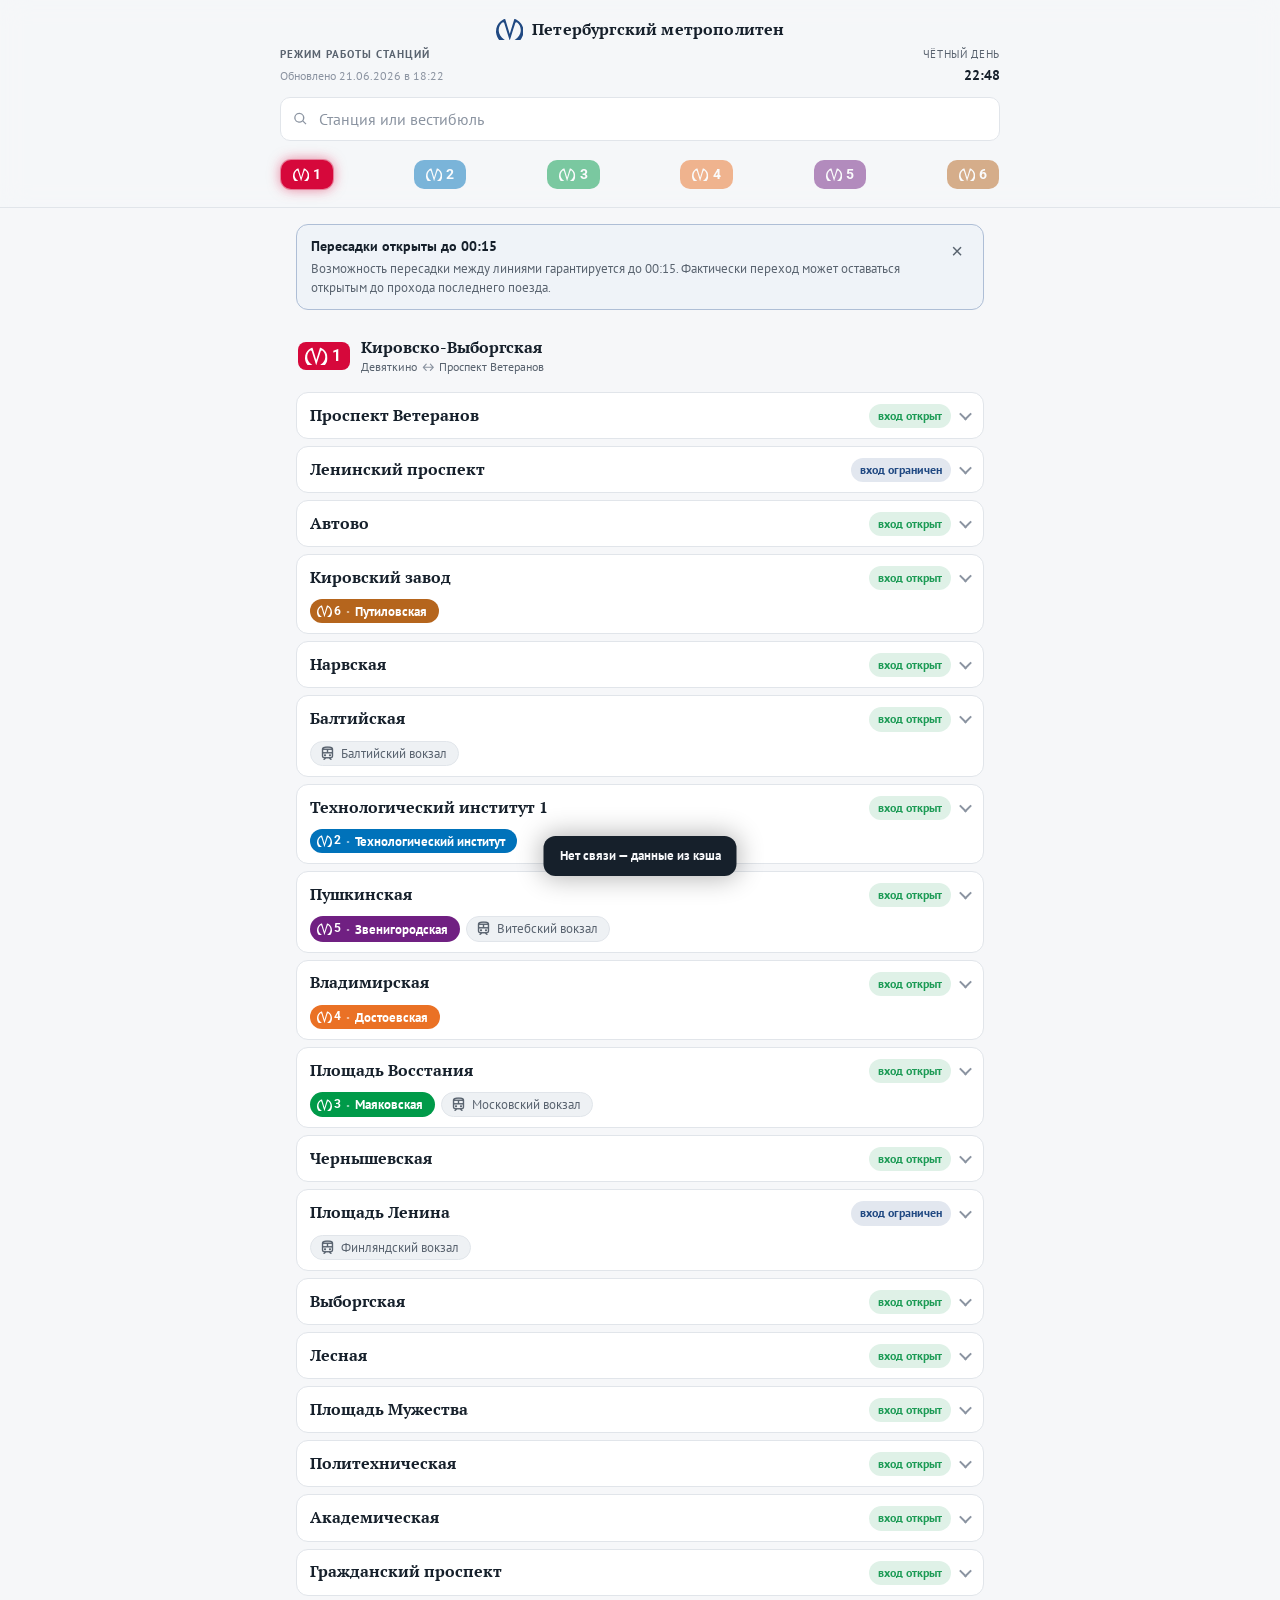
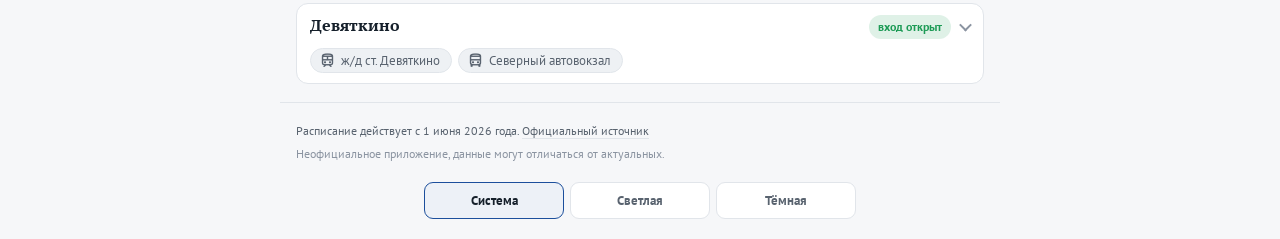
<file: index.html>
<!DOCTYPE html>
<html lang="ru" data-theme="system">
<head>
  <meta charset="UTF-8">
  <meta name="viewport" content="width=device-width, initial-scale=1, viewport-fit=cover">
  <meta name="theme-color" content="#ffffff" id="themeColor">
  <meta name="description" content="Время работы вестибюлей, первые и последние поезда Петербургского метрополитена. Работает офлайн.">
  <title>Петербургский метрополитен · режим станций</title>

  <link rel="manifest" href="manifest.webmanifest">
  <link rel="icon" type="image/png" sizes="32x32" href="icons/favicon-32.png">
  <link rel="apple-touch-icon" href="icons/apple-touch-icon.png">
  <meta name="apple-mobile-web-app-capable" content="yes">
  <meta name="apple-mobile-web-app-status-bar-style" content="black-translucent">
  <meta name="apple-mobile-web-app-title" content="Метро СПб">

  <link rel="preconnect" href="https://fonts.googleapis.com">
  <link rel="preconnect" href="https://fonts.gstatic.com" crossorigin>
  <link rel="stylesheet" href="https://fonts.googleapis.com/css2?family=PT+Sans:ital,wght@0,400;0,700;1,400&family=PT+Serif:wght@400;700&family=Roboto:wght@700&display=swap">
  <!-- Иконки транспорта (Material Symbols), подгружается только нужный набор -->
  <link rel="stylesheet" href="https://fonts.googleapis.com/css2?family=Material+Symbols+Outlined:opsz,wght,FILL,GRAD@24,400,0,0&icon_names=directions_bus,train&display=block">

  <link rel="stylesheet" href="styles.css">
</head>
<body>
  <!-- Переиспользуемые векторные символы -->
  <svg width="0" height="0" style="position:absolute" aria-hidden="true">
    <!-- Официальный логотип Петербургского метрополитена (viewBox выровнен по контуру) -->
    <symbol id="metroM" viewBox="0 -460000 20000400 16000000">
      <path fill="currentColor" d="m6026765 2907127c-299804-1015676-1113594-904356-1.67e6 -431300-1370626 1266075-3155291 3923495-2013094 7.75e6 956578 3241739 4936901 5314839 4936901 5314839h-4.64e6s-2395828-2685264-2.61e6 -5843500c-271260-3993020 1327930-6511332 3183988-8153020 1741824-1544365 3398006-2003480 3398006-2003480l3387831 1.11e7 3387831-1.11e7s1656182 459116 3398006 2003480c1856058 1641687 3455248 4.16e6 3183988 8153020-214173 3158236-2.61e6 5843500-2.61e6 5843500h-4.64e6s3.98e6 -2073100 4936900-5314839c1142197-3826069-642468-6483489-2013094-7.75e6 -556826-473056-1370617-584376-1.67e6 431300-1027971 3241740-3973210 1.253e7 -3973210 1.253e7s-2945239-9291363-3973210-1.253e7z"/>
    </symbol>
    <!-- Стрелки направлений: рисуем вектором, чтобы не зависеть от шрифта -->
    <symbol id="icoArrowR" viewBox="0 0 24 24">
      <path d="M3 12h15M12 6l7 6-7 6" fill="none" stroke="currentColor" stroke-width="2.2" stroke-linecap="round" stroke-linejoin="round"/>
    </symbol>
    <symbol id="icoArrowLR" viewBox="0 0 24 24">
      <path d="M8 6l-5.5 6 5.5 6M16 6l5.5 6-5.5 6M3 12h18" fill="none" stroke="currentColor" stroke-width="2.2" stroke-linecap="round" stroke-linejoin="round"/>
    </symbol>
    <!-- Иконка круглосуточной работы (часы) -->
    <symbol id="icoClock" viewBox="0 0 24 24">
      <circle cx="12" cy="12" r="9" fill="none" stroke="currentColor" stroke-width="2"/>
      <path d="M12 7v5l3.5 2" fill="none" stroke="currentColor" stroke-width="2" stroke-linecap="round" stroke-linejoin="round"/>
    </symbol>
  </svg>

  <header class="topbar" id="topbar">
    <!-- Строка 1: логотип + название, по центру -->
    <div class="tb-brand">
      <svg class="tb-logo" viewBox="0 -460000 20000400 16000000"><use href="#metroM"/></svg>
      <span class="tb-brandname">Петербургский метрополитен</span>
    </div>
    <!-- Строка 2: режим работы и чётность дня -->
    <div class="tb-row">
      <span class="tb-mode">Режим работы станций</span>
      <span class="tb-parity" id="clockParity"></span>
    </div>
    <!-- Строка 3: время обновления данных и текущее время -->
    <div class="tb-row tb-row--minor">
      <span class="tb-upd" id="updStatus"></span>
      <span class="tb-clock" id="clockTime">--:--</span>
    </div>

    <nav class="tabs" id="tabs" role="tablist" hidden>
      <button class="tab" data-tab="stations" role="tab" aria-selected="true">Станции</button>
      <button class="tab" data-tab="route" role="tab" aria-selected="false">Маршрут</button>
    </nav>

    <div id="stationsBar">
      <div class="search">
        <input id="search" type="search" inputmode="search" autocomplete="off"
               placeholder="Станция или вестибюль" aria-label="Поиск станции">
        <button class="search__clear" id="searchClear" aria-label="Очистить" hidden>×</button>
      </div>
      <nav class="lines" id="lineFilter" aria-label="Линии"></nav>
    </div>

    <div id="routeBar" hidden>
      <div class="rb-row">
        <button class="rb-pick" id="pickFrom" type="button"><span class="rb-pick__lbl">Откуда</span><span class="rb-pick__val" id="fromVal">выберите станцию</span></button>
        <button class="rb-swap" id="swapBtn" type="button" aria-label="Поменять местами"><svg viewBox="0 0 24 24" aria-hidden="true"><path d="M7 4v13M7 4l-3 3M7 4l3 3M17 20V7M17 20l3-3M17 20l-3-3" fill="none" stroke="currentColor" stroke-width="2" stroke-linecap="round" stroke-linejoin="round"/></svg></button>
        <button class="rb-pick" id="pickTo" type="button"><span class="rb-pick__lbl">Куда</span><span class="rb-pick__val" id="toVal">выберите станцию</span></button>
      </div>
      <div class="rb-times">
        <label class="rb-time">Перегон <input id="segTime" type="number" min="1" max="20" step="1" value="3" inputmode="numeric"> мин</label>
        <label class="rb-time">Пересадка <input id="xferTime" type="number" min="1" max="20" step="1" value="3" inputmode="numeric"> мин</label>
        <button class="rb-clear" id="routeClear" type="button">Сброс</button>
      </div>
    </div>
  </header>

  <main id="list" class="list" aria-live="polite" aria-busy="true">
    <div class="loader" id="loader">
      <span class="loader__spin" aria-hidden="true"></span>
      <span class="loader__text">Загрузка расписания…</span>
    </div>
  </main>

  <!-- Свёрнутые объявления (пересадки, праздники) -->
  <section class="minis" id="minis" aria-label="Объявления"></section>

  <footer class="foot" id="foot"></footer>

  <!-- Вкладка «Маршрут»: карта метро + планировщик -->
  <section id="routeView" hidden>
    <div class="route-itin" id="routeItin"></div>
    <div class="map-wrap">
      <div class="map-zoom">
        <button id="zoomIn" type="button" aria-label="Приблизить">+</button>
        <button id="zoomOut" type="button" aria-label="Отдалить">−</button>
        <button id="zoomFit" type="button" aria-label="По размеру">⤢</button>
      </div>
      <div class="map-scroll" id="mapScroll"></div>
    </div>
    <!-- модальный выбор станции -->
    <div class="picker" id="picker" hidden>
      <div class="picker__box">
        <div class="picker__head">
          <span id="pickerTitle">Откуда</span>
          <button class="picker__close" id="pickerClose" aria-label="Закрыть">×</button>
        </div>
        <input class="picker__search" id="pickerSearch" type="search" placeholder="Введите станцию" autocomplete="off">
        <div class="picker__list" id="pickerList"></div>
      </div>
    </div>
  </section>

  <div class="theme" role="group" aria-label="Тема оформления">
    <button class="theme__btn" data-theme-set="system">Система</button>
    <button class="theme__btn" data-theme-set="light">Светлая</button>
    <button class="theme__btn" data-theme-set="dark">Тёмная</button>
  </div>

  <div class="toast" id="toast" role="status" aria-live="polite" hidden></div>

  <script type="module" src="app.js"></script>
</body>
</html>
</file>
<file: styles.css>
/* ════════════════════════ Темы и токены ════════════════════════ */
:root {
  --bg: #f6f7f9; --surface: #ffffff; --surface-2: #eef1f4; --hair: #e1e5ea;
  --text: #16202b; --muted: #59636f; --muted-2: #8b94a1;
  --metro-blue: #204982; --accent: #1c4f9c; --shut: #7c8694;
  /* Цвета статуса движения (точечно ярче в тёмной теме) */
  --mv-gone: #d2304a; --mv-soon: #b9780c; --mv-ok: #1d9b56;
  --shadow: 0 1px 2px rgba(20,30,45,.06), 0 1px 1px rgba(20,30,45,.04);

  --serif: "PT Serif", Georgia, "Times New Roman", serif;
  --sans: "PT Sans", -apple-system, BlinkMacSystemFont, "Segoe UI", Roboto, Arial, sans-serif;
  --mono: "Roboto", var(--sans);
  --r: 12px; --pad: 16px; --maxw: 720px;
  --safe-t: env(safe-area-inset-top, 0px); --safe-b: env(safe-area-inset-bottom, 0px);
  font-synthesis-weight: none; -webkit-text-size-adjust: 100%;
}
@media (prefers-color-scheme: dark) {
  :root:not([data-theme="light"]) {
    --bg: #06080b; --surface: #0e1218; --surface-2: #161d27; --hair: #242c38;
    --text: #eef2f7; --muted: #93a0b4; --muted-2: #707d90;
    --metro-blue: #6f9eea; --accent: #8fb0ff; --shut: #7a8090;
    --mv-gone: #ff6273; --mv-soon: #ffc24d; --mv-ok: #37dd9b;
    --shadow: none;
  }
}
:root[data-theme="light"] {
  --bg: #f6f7f9; --surface: #ffffff; --surface-2: #eef1f4; --hair: #e1e5ea;
  --text: #16202b; --muted: #59636f; --muted-2: #8b94a1;
  --metro-blue: #204982; --accent: #1c4f9c; --shut: #7c8694;
  --mv-gone: #d2304a; --mv-soon: #b9780c; --mv-ok: #1d9b56; --shadow: 0 1px 2px rgba(20,30,45,.06), 0 1px 1px rgba(20,30,45,.04);
}
:root[data-theme="dark"] {
  --bg: #06080b; --surface: #0e1218; --surface-2: #161d27; --hair: #242c38;
  --text: #eef2f7; --muted: #93a0b4; --muted-2: #707d90;
  --metro-blue: #6f9eea; --accent: #8fb0ff; --shut: #7a8090;
  --mv-gone: #ff6273; --mv-soon: #ffc24d; --mv-ok: #37dd9b; --shadow: none;
}

* { box-sizing: border-box; }
html, body { margin: 0; }
html { -webkit-tap-highlight-color: transparent; }
body {
  background: var(--bg); color: var(--text);
  font-family: var(--sans); font-size: 16px; line-height: 1.4;
  -webkit-font-smoothing: antialiased; overflow-wrap: anywhere;
  overscroll-behavior-x: none;                         /* нет горизонтального рывка/навигации */
  -webkit-tap-highlight-color: transparent;            /* нет синей вспышки при тапе */
}
/* По всем интерактивным элементам: без вспышки тапа, без double-tap-zoom задержки */
button, a, .stn, .chip, .xfer, .notice__head, .tmini, .theme__btn {
  -webkit-tap-highlight-color: transparent; touch-action: manipulation;
}
.chip, .xfer { user-select: none; -webkit-user-select: none; }
/* Свайп-зона: вертикальная прокрутка нативная, горизонталь обрабатываем сами */
.list { touch-action: pan-y pinch-zoom; }
.stn { touch-action: pan-y pinch-zoom; }
[hidden] { display: none !important; }       /* надёжно прячем скрытые элементы */
.tnum { font-variant-numeric: tabular-nums; font-feature-settings: "tnum" 1; }
.arr { width: 1.05em; height: 1.05em; vertical-align: -0.17em; display: inline-block; fill: none; }

/* ════════════════════════ Логотип «Мn» ════════════════════════ */
.mmark {
  flex: none; display: inline-flex; align-items: center; gap: 3px;
  background: var(--c, var(--muted)); color: #fff; border-radius: 6px; padding: 3px 7px 3px 5px; line-height: 1;
}
.mmark__logo { height: 13px; width: auto; display: block; }
.mmark__n { font-family: var(--mono); font-weight: 700; font-size: 13px; line-height: 1; }
.mmark--lg { border-radius: 8px; padding: 5px 9px 5px 7px; gap: 4px; }
.mmark--lg .mmark__logo { height: 18px; }
.mmark--lg .mmark__n { font-size: 16px; }

/* ════════════════════════ Шапка ════════════════════════ */
.topbar {
  position: sticky; top: 0; z-index: 20;
  background: color-mix(in srgb, var(--bg) 90%, transparent);
  backdrop-filter: saturate(140%) blur(14px); -webkit-backdrop-filter: saturate(140%) blur(14px);
  border-bottom: 1px solid var(--hair); padding: calc(var(--safe-t) + 18px) var(--pad) 11px;
}
.tb-brand { max-width: var(--maxw); margin: 0 auto; display: flex; align-items: center; justify-content: center; gap: 9px; }
.tb-logo { height: 22px; width: auto; color: var(--metro-blue); display: block; }
.tb-brandname { font-family: var(--serif); font-weight: 700; font-size: 16px; letter-spacing: .01em; }
.tb-row { max-width: var(--maxw); margin: 7px auto 0; display: flex; align-items: baseline; justify-content: space-between; gap: 10px; }
.tb-row--minor { margin-top: 3px; }
.tb-mode { font-size: 11px; text-transform: uppercase; letter-spacing: .09em; color: var(--muted); font-weight: 700; }
.tb-parity { font-size: 11px; text-transform: uppercase; letter-spacing: .06em; color: var(--muted); white-space: nowrap; }
.tb-upd { font-size: 11.5px; color: var(--muted-2); display: inline-flex; align-items: center; gap: 6px; }
.tb-clock { font-size: 14px; font-weight: 700; font-variant-numeric: tabular-nums; }
.updstatus__pulse { width: 7px; height: 7px; border-radius: 50%; background: var(--accent); animation: pulse 1.1s ease-in-out infinite; }
@keyframes pulse { 0%,100% { opacity: .35; } 50% { opacity: 1; } }

/* поиск */
.search { max-width: var(--maxw); margin: 12px auto 0; position: relative; }
.search input {
  width: 100%; appearance: none; background: var(--surface); border: 1px solid var(--hair);
  border-radius: 10px; color: var(--text); font-family: var(--sans); font-size: 16px; padding: 11px 40px 11px 38px; outline: none;
}
.search input::placeholder { color: var(--muted-2); }
.search input:focus { border-color: var(--accent); }
.search::before {
  content: ""; position: absolute; left: 13px; top: 50%; transform: translateY(-50%); width: 15px; height: 15px; background: var(--muted-2);
  -webkit-mask: url("data:image/svg+xml;utf8,<svg xmlns='http://www.w3.org/2000/svg' viewBox='0 0 24 24'><path fill='black' d='M10 2a8 8 0 105.29 14.03l4.84 4.84 1.42-1.42-4.84-4.84A8 8 0 0010 2zm0 2a6 6 0 110 12 6 6 0 010-12z'/></svg>") center/contain no-repeat;
  mask: url("data:image/svg+xml;utf8,<svg xmlns='http://www.w3.org/2000/svg' viewBox='0 0 24 24'><path fill='black' d='M10 2a8 8 0 105.29 14.03l4.84 4.84 1.42-1.42-4.84-4.84A8 8 0 0010 2zm0 2a6 6 0 110 12 6 6 0 010-12z'/></svg>") center/contain no-repeat;
}
.search__clear { position: absolute; right: 6px; top: 50%; transform: translateY(-50%); width: 30px; height: 30px; border: 0; border-radius: 50%; background: transparent; color: var(--muted); font-size: 22px; line-height: 1; cursor: pointer; }

/* фильтр линий — пилюли целиком в цвете линии */
.lines { max-width: var(--maxw); margin: 12px auto 0; display: flex; gap: 7px; justify-content: space-between; padding: 7px 1px; }
.chip {
  flex: none; display: inline-flex; align-items: center; justify-content: center;
  gap: 4px; height: 29px; padding: 0 12px; border: 0; border-radius: 10px;
  background: var(--line, var(--muted)); color: #fff; cursor: pointer;
  opacity: .5; transition: opacity .15s, box-shadow .15s;
}
.chip__logo { height: 13px; width: auto; display: block; }
.chip__n { font-family: var(--mono); font-weight: 700; font-size: 13.5px; line-height: 1; }
.chip[aria-pressed="true"] { opacity: 1; box-shadow: 0 0 0 1px color-mix(in srgb, var(--line) 35%, transparent), 0 0 13px 0 color-mix(in srgb, var(--line) 55%, transparent); }

/* ════════════════════════ Список ════════════════════════ */
.list { max-width: var(--maxw); margin: 0 auto; padding: 8px var(--pad) 8px; }

/* объявления */
.notice {
  display: flex; gap: 10px; align-items: flex-start;
  background: color-mix(in srgb, var(--accent) 7%, var(--surface));
  border: 1px solid color-mix(in srgb, var(--accent) 26%, var(--hair));
  border-radius: var(--r); padding: 12px 12px 12px 14px; margin: 8px 0 4px;
}
.notice--holiday { background: color-mix(in srgb, var(--mv-soon) 9%, var(--surface)); border-color: color-mix(in srgb, var(--mv-soon) 30%, var(--hair)); }
.notice__ico { flex: none; color: var(--mv-soon); display: inline-flex; align-items: center; }
.notice__ico .ico { display: block; }
.notice__ico .ico { width: 20px; height: 20px; }
.notice__body { min-width: 0; }
.notice__title { font-weight: 700; font-size: 13.5px; margin-bottom: 3px; }
.notice__text { margin: 0; font-size: 12.5px; color: var(--muted); line-height: 1.5; }
.notice__text a { color: var(--accent); }
.notice__x { flex: none; margin-left: auto; width: 28px; height: 28px; border: 0; border-radius: 8px; background: transparent; color: var(--muted); font-size: 20px; line-height: 1; cursor: pointer; }
.notice__x:hover { background: color-mix(in srgb, var(--muted) 14%, transparent); }
/* Компактная (свёрнутая) полоса объявления — остаётся сверху */
.notice--mini { align-items: center; padding: 9px 12px; cursor: pointer; width: 100%; text-align: left; font: inherit; }
.notice--mini .notice__ico .ico { width: 17px; height: 17px; }
.notice__minititle { font-weight: 700; font-size: 12.5px; color: var(--text); min-width: 0; }
.notice__more { margin-left: auto; flex: none; width: 9px; height: 9px; border-right: 2px solid var(--muted-2); border-bottom: 2px solid var(--muted-2); transform: rotate(-45deg); }

/* Разворачивающаяся карточка объявления */
.notice--acc { display: block; padding: 0; overflow: hidden; }
.notice__head { display: flex; align-items: center; gap: 9px; width: 100%; text-align: left; background: transparent; border: 0; font: inherit; color: inherit; cursor: pointer; padding: 8px 12px 8px 13px; }
.notice__head .notice__title { margin: 0; font-size: 12.5px; white-space: nowrap; overflow: hidden; text-overflow: ellipsis; min-width: 0; }
.notice--acc .notice__ico .ico { width: 17px; height: 17px; }
.notice__chev { margin-left: auto; flex: none; width: 9px; height: 9px; border-right: 2px solid var(--mv-soon); border-bottom: 2px solid var(--mv-soon); transform: rotate(45deg) translate(-1px,-1px); transition: transform .25s ease; }
.notice__head[aria-expanded="true"] .notice__chev { transform: rotate(-135deg); }
.notice__wrap { display: grid; grid-template-rows: 0fr; transition: grid-template-rows .26s ease; }
.notice__wrap.open { grid-template-rows: 1fr; }
.notice__in { overflow: hidden; min-height: 0; padding: 0 14px; }
.notice__wrap.open .notice__in { padding-bottom: 13px; }

/* заголовок линии */
.line-head { display: flex; align-items: center; gap: 11px; padding: 22px 2px 9px; }
.line-head__text { display: flex; flex-direction: column; min-width: 0; }
.line-head__name { font-family: var(--serif); font-weight: 700; font-size: 16px; }
.line-head__dir { color: var(--muted); font-size: 12px; margin-top: 1px; display: inline-flex; align-items: center; gap: 5px; }
.line-head__dir .arr { color: var(--muted-2); }

/* станция */
.stn { background: var(--surface); border: 1px solid var(--hair); border-radius: var(--r); margin-top: 7px; overflow: hidden; scroll-margin-top: 150px; cursor: pointer; -webkit-tap-highlight-color: transparent; transition: box-shadow .18s, border-color .18s; }
.stn__top, .stn__name, .stn__status, .line-head { user-select: none; }
.stn--open { border-color: color-mix(in srgb, var(--line) 70%, var(--hair)); box-shadow: 0 0 17px -3px color-mix(in srgb, var(--line) 48%, transparent); }
.stn--closed { opacity: .58; }
.stn.flash { animation: flash 1.3s ease-out; }
@keyframes flash {
  0%, 12% { box-shadow: 0 0 0 3px color-mix(in srgb, var(--line) 42%, transparent), 0 0 20px -1px color-mix(in srgb, var(--line) 55%, transparent); }
  100%    { box-shadow: 0 0 17px -3px color-mix(in srgb, var(--line) 48%, transparent); }
}
.stn__top { padding: 10px 13px; }
.stn__toggle { display: grid; grid-template-columns: 1fr auto auto; gap: 10px; align-items: center; width: 100%; text-align: left; background: transparent; border: 0; color: inherit; font: inherit; padding: 0; cursor: pointer; -webkit-tap-highlight-color: transparent; }
.stn__name { font-family: var(--serif); font-weight: 700; font-size: 15.5px; min-width: 0; color: var(--text); }
.stn__status { justify-self: end; }
.stn__chev { justify-self: end; width: 9px; height: 9px; flex: none; border-right: 2px solid var(--muted-2); border-bottom: 2px solid var(--muted-2); transform: rotate(45deg) translate(-1px,-1px); transition: transform .15s; }
.stn__toggle[aria-expanded="true"] .stn__chev { transform: rotate(-135deg); }

/* пересадки и вокзалы под названием */
.stn__links { display: flex; flex-wrap: wrap; gap: 6px; margin-top: 9px; }
.xfer { display: inline-flex; align-items: center; gap: 6px; border: 0; border-radius: 999px; padding: 4px 12px 4px 7px; cursor: pointer; background: var(--line); color: #fff; font: inherit; transition: box-shadow .16s; }
.xfer__badge { display: inline-flex; align-items: center; gap: 2px; }
.xfer__logo { height: 12px; width: auto; display: block; }
.xfer__n { font-family: var(--mono); font-weight: 700; font-size: 11.5px; line-height: 1; }
.xfer__dot { font-weight: 700; line-height: 1; opacity: .6; margin: 0 -1px; }
.xfer__name { font-size: 12.5px; font-weight: 600; line-height: 1; }
.msym { font-family: 'Material Symbols Outlined'; font-weight: normal; font-style: normal; line-height: 1; letter-spacing: normal; text-transform: none; white-space: nowrap; word-wrap: normal; direction: ltr; -webkit-font-feature-settings: 'liga'; -webkit-font-smoothing: antialiased; font-variation-settings: 'FILL' 0, 'wght' 400, 'GRAD' 0, 'opsz' 24; }
/* Бейджи вокзалов/автовокзалов — неактивны, без эффектов наведения */
.conn { display: inline-flex; align-items: center; gap: 5px; background: var(--surface-2); border: 1px solid var(--hair); border-radius: 999px; padding: 3px 11px 3px 8px; font-size: 12.5px; color: var(--muted); cursor: default; user-select: none; }
.conn__ico { font-size: 17px; line-height: 1; flex: none; color: var(--muted); }

.pill { display: inline-flex; align-items: center; font-size: 11.5px; font-weight: 700; padding: 4px 9px; border-radius: 999px; white-space: nowrap; }
.pill--open { color: var(--mv-ok); background: color-mix(in srgb, var(--mv-ok) 14%, transparent); }
.pill--soon { color: var(--mv-soon); background: color-mix(in srgb, var(--mv-soon) 15%, transparent); }
.pill--limited { color: var(--metro-blue); background: color-mix(in srgb, var(--metro-blue) 13%, transparent); }
.pill--shut { color: var(--shut); background: color-mix(in srgb, var(--shut) 15%, transparent); }

.stn__wrap { display: grid; grid-template-rows: 0fr; transition: grid-template-rows .25s ease; }
.stn__wrap.open { grid-template-rows: 1fr; }
.stn__body { overflow: hidden; min-height: 0; padding: 0 13px; }
.stn__wrap.open .stn__body { padding-bottom: 13px; }
.sect-label { font-size: 10.5px; font-weight: 700; text-transform: uppercase; letter-spacing: .06em; color: var(--muted-2); margin: 12px 0 7px; }

/* поезда */
.dirs { display: grid; gap: 7px; }
.dir { background: var(--surface-2); border: 1px solid var(--hair); border-radius: 10px; padding: 9px 11px; }
.dir__head { display: flex; align-items: center; justify-content: space-between; gap: 8px; margin-bottom: 7px; }
.dir__to { font-family: var(--serif); font-size: 13.5px; color: var(--text); font-weight: 700; min-width: 0; display: inline-flex; align-items: center; gap: 5px; }
.dir__to .arr { color: var(--muted-2); flex: none; }
.ds { flex: none; font-size: 11px; font-weight: 700; padding: 2px 8px; border-radius: 999px; white-space: nowrap; }
.ds--gone { color: #fff; background: var(--mv-gone); }
.ds--soon { color: var(--mv-soon); background: color-mix(in srgb, var(--mv-soon) 17%, transparent); }
.ds--ok { color: var(--mv-ok); background: color-mix(in srgb, var(--mv-ok) 15%, transparent); }
.dir__row { display: flex; align-items: baseline; gap: 10px; margin-top: 4px; }
.dir__lbl { font-size: 10.5px; color: var(--muted-2); text-transform: uppercase; letter-spacing: .04em; flex: none; }
.dir__vals { margin-left: auto; display: inline-flex; align-items: baseline; gap: 12px; justify-content: flex-end; text-align: right; }
.tt { font-weight: 700; font-size: 16px; display: inline-flex; align-items: baseline; gap: 3px; }
.tt small { font-size: 9px; font-weight: 700; color: var(--muted-2); text-transform: uppercase; }
.tt--today { color: var(--text); }
.tt--today small { color: var(--accent); }
.tt--off { opacity: .36; }

/* вестибюли */
.vest { display: grid; gap: 2px; }
.vt { padding: 11px 0; border-top: 1px solid var(--hair); }
.vt:first-child { border-top: 0; padding-top: 2px; }
.vt__head { display: flex; align-items: flex-start; gap: 9px; margin-bottom: 8px; padding-left: 4px; }
.vt__dot { width: 8px; height: 8px; border-radius: 50%; margin-top: 5px; flex: none; }
.vt__dot--open { background: var(--mv-ok); }
.vt__dot--shut { background: var(--shut); }
.vt__dot--unk { background: var(--muted-2); }
.vt__name { font-family: var(--serif); font-weight: 700; font-size: 13.5px; line-height: 1.35; }
.vt__grid { display: flex; gap: 7px; padding-left: 16px; }
.vt__grid > div { flex: 1; background: var(--surface-2); border: 1px solid var(--hair); border-radius: 9px; padding: 7px 9px; display: flex; flex-direction: column; gap: 3px; }
.vt__lbl { font-size: 9.5px; color: var(--muted-2); text-transform: uppercase; letter-spacing: .03em; }
.vt__grid .tnum { font-weight: 700; font-size: 14.5px; }
.vest__note { margin: 8px 0 0 16px; font-size: 12px; color: var(--mv-soon); background: color-mix(in srgb, var(--mv-soon) 9%, transparent); border-radius: 8px; padding: 6px 9px; }
.closed-banner { font-size: 13px; color: var(--shut); background: color-mix(in srgb, var(--shut) 12%, transparent); border: 1px solid var(--hair); border-radius: 9px; padding: 10px 12px; margin-top: 8px; }

/* загрузка / пусто / ошибка */
.loader { display: flex; flex-direction: column; align-items: center; gap: 14px; padding: 70px 20px; color: var(--muted); }
.loader__spin { width: 30px; height: 30px; border-radius: 50%; border: 3px solid var(--hair); border-top-color: var(--accent); animation: spin .8s linear infinite; }
.loader__text { font-size: 13.5px; }
@keyframes spin { to { transform: rotate(360deg); } }
.empty { text-align: center; color: var(--muted); padding: 56px 20px; font-size: 14px; }
.empty__hint { color: var(--muted-2); font-size: 13px; }
.retry { margin-top: 14px; border: 1px solid var(--accent); background: transparent; color: var(--accent); font-family: var(--sans); font-weight: 700; font-size: 14px; padding: 9px 20px; border-radius: 10px; cursor: pointer; }

/* свёрнутые объявления */
.minis { max-width: var(--maxw); margin: 0 auto; padding: 0 var(--pad); display: flex; flex-direction: column; gap: 6px; }
.minis:empty { display: none; }
.tmini { display: flex; align-items: center; gap: 8px; width: 100%; cursor: pointer; background: var(--surface); border: 1px solid var(--hair); border-radius: 10px; color: var(--muted); font: inherit; font-size: 12.5px; padding: 9px 12px; text-align: left; }
.tmini:hover { border-color: var(--accent); }
.tmini .ico { width: 16px; height: 16px; flex: none; color: var(--mv-soon); }
.tmini__i { flex: none; width: 17px; height: 17px; border-radius: 50%; background: var(--accent); color: #fff; font-family: var(--serif); font-weight: 700; font-size: 11px; display: grid; place-items: center; }

/* подвал */
.foot { max-width: var(--maxw); margin: 10px auto 0; padding: 14px var(--pad) 6px; color: var(--muted-2); font-size: 12px; line-height: 1.6; border-top: 1px solid var(--hair); }
.foot p { margin: 4px 0; }
.foot__date { color: var(--muted); }
.foot a { color: var(--muted); text-decoration: none; border-bottom: 1px solid var(--hair); }
.foot a:hover { color: var(--text); }

/* переключатель темы */
.theme { max-width: var(--maxw); margin: 8px auto calc(20px + var(--safe-b)); padding: 0 var(--pad); display: flex; justify-content: center; gap: 6px; }
.theme__btn { flex: 1; max-width: 140px; border: 1px solid var(--hair); background: var(--surface); color: var(--muted); font-family: var(--sans); font-size: 13px; font-weight: 700; padding: 9px 10px; border-radius: 9px; cursor: pointer; transition: border-color .12s, color .12s, background .12s; }
.theme__btn[aria-pressed="true"] { border-color: var(--accent); color: var(--text); background: color-mix(in srgb, var(--accent) 8%, var(--surface)); }

/* тост — компактная прямоугольная рамка */
.toast { position: fixed; left: 50%; bottom: calc(24px + var(--safe-b)); transform: translateX(-50%) translateY(8px); background: var(--text); color: var(--bg); font-size: 13px; font-weight: 700; padding: 11px 16px; border-radius: 12px; box-shadow: 0 0 26px 2px rgba(0,0,0,.3); opacity: 0; pointer-events: none; transition: opacity .2s, transform .2s; z-index: 40; max-width: min(340px, calc(100% - 32px)); text-align: center; line-height: 1.35; }
.toast.show { opacity: 1; transform: translateX(-50%) translateY(0); }

/* доступность */
:where(button, input, [tabindex]):focus { outline: none; }
:where(button, input, [tabindex]):focus-visible { outline: 2px solid var(--accent); outline-offset: 2px; border-radius: 8px; }

/* Анимация смены линии свайпом */
@keyframes slideFromR { from { opacity: 0; transform: translateX(26px); } to { opacity: 1; transform: none; } }
@keyframes slideFromL { from { opacity: 0; transform: translateX(-26px); } to { opacity: 1; transform: none; } }
.list--next { animation: slideFromR .24s cubic-bezier(.2,.7,.3,1); }
.list--prev { animation: slideFromL .24s cubic-bezier(.2,.7,.3,1); }

/* Эффекты при наведении (только для устройств с мышью) */
@media (hover: hover) {
  .stn:hover { border-color: color-mix(in srgb, var(--line) 55%, var(--hair)); box-shadow: 0 0 15px -3px color-mix(in srgb, var(--line) 40%, transparent); }
  .chip:not([aria-pressed="true"]):hover { opacity: .82; }
  .chip[aria-pressed="true"]:hover { box-shadow: 0 0 0 1px color-mix(in srgb, var(--line) 40%, transparent), 0 0 16px 0 color-mix(in srgb, var(--line) 62%, transparent); }
  .xfer:hover { box-shadow: 0 0 11px -1px color-mix(in srgb, var(--line) 55%, transparent); }
  .notice__head:hover { background: color-mix(in srgb, var(--mv-soon) 7%, transparent); }
  .tmini:hover { border-color: var(--accent); }
  .theme__btn:hover { color: var(--text); }
}

@media (prefers-reduced-motion: reduce) {
  *, .stn.flash { transition: none !important; animation: none !important; }
  .stn__wrap, .notice__wrap { transition: none !important; }
  .loader__spin { border-top-color: var(--accent); opacity: .7; }
}
@media (min-width: 560px) { .dirs { grid-template-columns: 1fr 1fr; } }

/* ════════════════════════ Вкладки ════════════════════════ */
.tabs { max-width: var(--maxw); margin: 12px auto 0; display: flex; gap: 4px; background: var(--surface-2); border: 1px solid var(--hair); border-radius: 11px; padding: 3px; }
.tab { flex: 1; border: 0; background: transparent; color: var(--muted); font-family: var(--sans); font-weight: 700; font-size: 13.5px; padding: 8px 10px; border-radius: 8px; cursor: pointer; transition: background .15s, color .15s; }
.tab[aria-selected="true"] { background: var(--surface); color: var(--text); box-shadow: 0 0 8px -3px color-mix(in srgb, var(--text) 30%, transparent); }

/* ── Панель маршрута ── */
#routeBar { max-width: var(--maxw); margin: 0 auto; }
.rb-row { display: flex; align-items: stretch; gap: 8px; margin-top: 12px; }
.rb-pick { flex: 1; min-width: 0; text-align: left; background: var(--surface); border: 1px solid var(--hair); border-radius: 10px; padding: 7px 11px; cursor: pointer; font: inherit; color: var(--text); display: flex; flex-direction: column; gap: 1px; }
.rb-pick__lbl { font-size: 10px; text-transform: uppercase; letter-spacing: .05em; color: var(--muted-2); font-weight: 700; }
.rb-pick__val { font-size: 14px; color: var(--muted-2); white-space: nowrap; overflow: hidden; text-overflow: ellipsis; }
.rb-pick__val.set { color: var(--text); font-weight: 700; }
.rb-swap { flex: none; width: 38px; border: 1px solid var(--hair); border-radius: 10px; background: var(--surface); color: var(--muted); cursor: pointer; display: grid; place-items: center; }
.rb-swap svg { width: 18px; height: 18px; }
.rb-swap:hover { color: var(--accent); border-color: var(--accent); }
.rb-times { display: flex; align-items: center; gap: 12px; margin: 10px 0 2px; font-size: 12.5px; color: var(--muted); }
.rb-time { display: inline-flex; align-items: center; gap: 6px; }
.rb-time input { width: 46px; text-align: center; border: 1px solid var(--hair); border-radius: 8px; background: var(--surface); color: var(--text); font: inherit; font-weight: 700; padding: 5px 4px; }
.rb-time input:focus { outline: none; border-color: var(--accent); }
.rb-clear { margin-left: auto; border: 0; background: transparent; color: var(--accent); font: inherit; font-weight: 700; font-size: 12.5px; cursor: pointer; padding: 5px; }

/* ── Вкладка-маршрут: контейнер ── */
#routeView { max-width: var(--maxw); margin: 0 auto; padding: 10px var(--pad) 0; }

/* маршрутный лист */
.route-itin { margin-bottom: 12px; }
.ri-empty { text-align: center; color: var(--muted-2); font-size: 13.5px; padding: 18px 12px; background: var(--surface); border: 1px solid var(--hair); border-radius: var(--r); }
.ri-sum { display: flex; align-items: baseline; gap: 10px; padding: 4px 2px 12px; }
.ri-time { font-family: var(--serif); font-weight: 700; font-size: 24px; color: var(--text); }
.ri-meta { font-size: 12.5px; color: var(--muted); }
.ri-steps { display: flex; flex-direction: column; gap: 0; }
.ri-badge { display: inline-flex; align-items: center; gap: 3px; background: var(--c); color: #fff; border-radius: 6px; padding: 2px 7px 2px 5px; vertical-align: middle; }
.ri-badge__logo { height: 11px; width: auto; display: block; }
.ri-badge span { font-family: var(--mono); font-weight: 700; font-size: 11.5px; line-height: 1; }
.ri-leg { display: flex; gap: 11px; }
.ri-leg__bar { flex: none; width: 7px; border-radius: 4px; background: var(--line); margin: 4px 0; }
.ri-leg__body { padding: 6px 0 8px; min-width: 0; }
.ri-leg__line { display: flex; align-items: center; gap: 7px; font-size: 12.5px; color: var(--muted); font-weight: 700; margin-bottom: 5px; }
.ri-leg__from, .ri-leg__to { font-family: var(--serif); font-weight: 700; font-size: 15px; color: var(--text); }
.ri-leg__ride { font-size: 11.5px; color: var(--muted-2); margin: 2px 0 2px 1px; padding-left: 13px; border-left: 2px dotted var(--hair); }
.ri-xfer { display: flex; align-items: center; gap: 7px; font-size: 12.5px; color: var(--muted); padding: 8px 0 8px 18px; }
.ri-arr { width: 15px; height: 15px; }

/* ── Карта ── */
.map-wrap { position: relative; border: 1px solid var(--hair); border-radius: var(--r); overflow: hidden; background: var(--surface); }
.map-scroll { overflow: auto; max-height: 68vh; -webkit-overflow-scrolling: touch; }
#metroMap { display: block; }
.map-zoom { position: absolute; right: 10px; bottom: 10px; z-index: 5; display: flex; flex-direction: column; gap: 5px; }
.map-zoom button { width: 34px; height: 34px; border: 1px solid var(--hair); background: color-mix(in srgb, var(--surface) 88%, transparent); backdrop-filter: blur(6px); border-radius: 9px; color: var(--text); font-size: 18px; line-height: 1; cursor: pointer; display: grid; place-items: center; }
.map-zoom button:hover { border-color: var(--accent); color: var(--accent); }

/* SVG-элементы карты */
.ml { transition: opacity .2s; }
.mx { stroke: var(--muted); opacity: .85; }
.mst__hit { fill: transparent; cursor: pointer; }
.mst__dot { fill: var(--surface); stroke-width: 3; transition: opacity .2s; }
.mlbl { font-family: var(--sans); font-size: 13px; fill: var(--text); paint-order: stroke; stroke: var(--surface); stroke-width: 3.5px; stroke-linejoin: round; pointer-events: none; }
.route-overlay line { pointer-events: none; }
#metroMap.has-route .ml { opacity: .22; }
#metroMap.has-route .mx { opacity: .25; }
#metroMap.has-route .mst:not(.on) .mst__dot { opacity: .3; }
#metroMap.has-route .mst:not(.on) ~ .mlbl { opacity: .3; }
.mst.on .mst__dot { stroke-width: 4; }
.mst.ep .mst__dot { r: 8; fill: var(--text); stroke: var(--text); }

/* ── Модалка выбора станции ── */
.picker { position: fixed; inset: 0; z-index: 60; background: rgba(0,0,0,.4); display: flex; align-items: flex-end; justify-content: center; }
.picker__box { background: var(--bg); width: 100%; max-width: 520px; max-height: 80vh; border-radius: 16px 16px 0 0; display: flex; flex-direction: column; padding: 12px 14px calc(14px + var(--safe-b)); }
@media (min-width: 560px) { .picker { align-items: center; } .picker__box { border-radius: 16px; } }
.picker__head { display: flex; align-items: center; justify-content: space-between; font-weight: 700; font-size: 15px; padding: 2px 2px 10px; }
.picker__close { border: 0; background: transparent; color: var(--muted); font-size: 24px; line-height: 1; cursor: pointer; }
.picker__search { width: 100%; appearance: none; background: var(--surface); border: 1px solid var(--hair); border-radius: 10px; color: var(--text); font: inherit; font-size: 16px; padding: 10px 12px; outline: none; }
.picker__search:focus { border-color: var(--accent); }
.picker__list { overflow-y: auto; margin-top: 8px; display: flex; flex-direction: column; }
.pk-row { display: flex; align-items: center; gap: 8px; width: 100%; text-align: left; background: transparent; border: 0; border-radius: 9px; padding: 9px 8px; cursor: pointer; font: inherit; color: var(--text); }
.pk-row:hover { background: var(--surface-2); }
.pk-badge { flex: none; min-width: 18px; height: 18px; padding: 0 4px; border-radius: 5px; color: #fff; font-family: var(--mono); font-weight: 700; font-size: 11px; display: inline-grid; place-items: center; }
.pk-name { font-size: 14.5px; }
.pk-empty { text-align: center; color: var(--muted-2); padding: 24px; font-size: 14px; }
</file>
